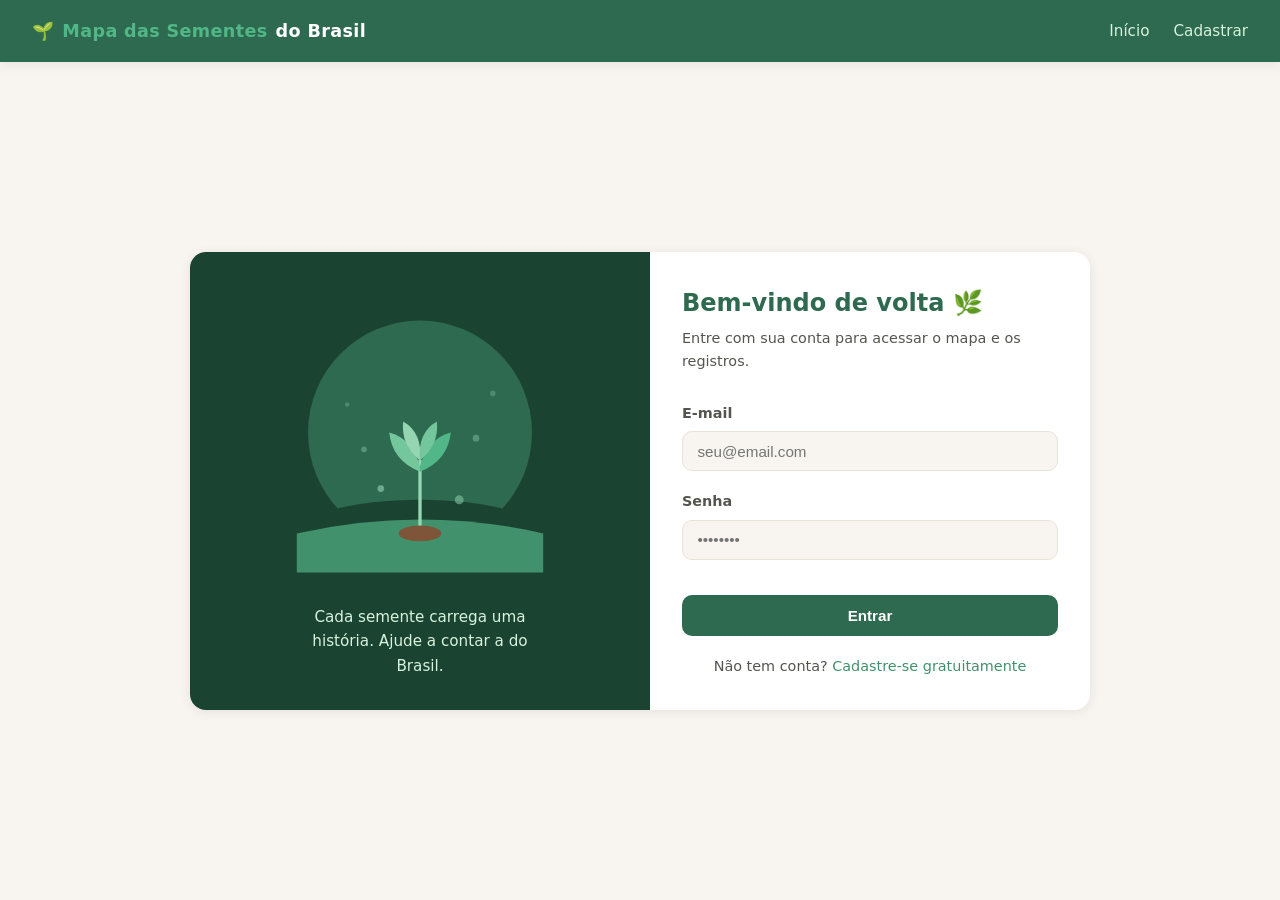
<file: frontend/admin.html>
<!DOCTYPE html>
<html lang="pt-BR">
<head>
  <meta charset="UTF-8" />
  <meta name="viewport" content="width=device-width, initial-scale=1.0" />
  <title>Painel Admin — Mapa das Sementes do Brasil</title>
  <link rel="stylesheet" href="css/style.css" />
  <style>
    .admin-tabela {
      width: 100%;
      border-collapse: collapse;
      background: var(--branco);
      border-radius: var(--raio-lg);
      overflow: hidden;
      box-shadow: var(--sombra);
      margin-top: 1.5rem;
    }
    .admin-tabela th,
    .admin-tabela td {
      padding: 0.8rem 1rem;
      text-align: left;
      font-size: 0.9rem;
      border-bottom: 1px solid var(--terra-escura);
    }
    .admin-tabela th {
      background: var(--verde-suave);
      color: var(--verde-escuro);
      font-weight: 700;
    }
    .admin-tabela tr:last-child td {
      border-bottom: none;
    }
    .admin-tabela tr:hover {
      background: var(--terra);
    }
    .badge-role {
      display: inline-block;
      padding: 0.2rem 0.6rem;
      border-radius: 20px;
      font-size: 0.75rem;
      font-weight: 700;
      background: var(--verde-suave);
      color: var(--verde-escuro);
    }
    .admin-toolbar {
      display: flex;
      justify-content: space-between;
      align-items: center;
      flex-wrap: wrap;
      gap: 1rem;
      margin-top: 1.5rem;
    }
    .admin-busca {
      flex: 1;
      max-width: 320px;
    }
    .admin-resumo {
      font-size: 0.9rem;
      color: var(--texto-suave);
    }
    .estado-vazio,
    .estado-erro,
    .estado-carregando {
      text-align: center;
      padding: 3rem 1rem;
      color: var(--texto-suave);
    }
    .btn-acao {
      border: none;
      background: var(--terra-escura);
      color: var(--texto);
      padding: 0.35rem 0.7rem;
      border-radius: var(--raio);
      font-size: 0.8rem;
      cursor: pointer;
      margin-right: 0.3rem;
      transition: background-color var(--transicao);
    }
    .btn-acao--editar:hover {
      background: var(--verde-suave);
    }
    .btn-acao--excluir:hover {
      background: #fdecea;
      color: var(--erro);
    }
    .modal-fundo {
      position: fixed;
      inset: 0;
      background: rgba(0,0,0,0.5);
      display: flex;
      align-items: center;
      justify-content: center;
      padding: 1rem;
      z-index: 100;
    }
    .modal-card {
      background: var(--branco);
      border-radius: var(--raio-lg);
      padding: 2rem;
      max-width: 480px;
      width: 100%;
      max-height: 90vh;
      overflow-y: auto;
    }
    .modal-card__titulo {
      color: var(--verde-escuro);
      font-size: 1.2rem;
      margin-bottom: 1.2rem;
    }
    .modal-card__acoes {
      display: flex;
      gap: 0.8rem;
      margin-top: 1.5rem;
    }
    .modal-card__acoes .btn {
      flex: 1;
    }
    .form-dica {
      font-size: 0.78rem;
      color: var(--texto-suave);
      margin-top: -0.8rem;
      margin-bottom: 1rem;
    }
  </style>
</head>
<body>

  <!-- Navbar -->
  <nav class="navbar">
    <a class="navbar__logo" href="/frontend/index.html">
      🌱 <span>Mapa das Sementes</span> do Brasil
    </a>
    <ul class="navbar__nav">
      <li><a href="/frontend/index.html">Início</a></li>
      <li><a href="#" id="link-sair">Sair</a></li>
    </ul>
  </nav>

  <div class="container" style="padding-top: 2rem; padding-bottom: 3rem;">

    <!-- Conteúdo só aparece se for admin -->
    <div id="painel-admin" class="oculto">
      <h1 style="color: var(--verde-escuro); font-size: 1.6rem;">
        👥 Usuários cadastrados
      </h1>
      <p style="color: var(--texto-suave); margin-top: 0.3rem;">
        Acompanhe todos os cadastros realizados na plataforma.
      </p>

      <div class="admin-toolbar">
        <div class="form-grupo admin-busca" style="margin-bottom: 0;">
          <input
            type="text"
            id="busca"
            placeholder="🔍 Buscar por nome ou e-mail..."
          />
        </div>
        <div class="admin-resumo" id="resumo-total">Carregando...</div>
      </div>

      <div id="tabela-wrapper">
        <div class="estado-carregando">Carregando usuários...</div>
      </div>
    </div>

    <!-- Acesso negado -->
    <div id="acesso-negado" class="oculto card texto-centro" style="max-width: 480px; margin: 3rem auto;">
      <h2 style="color: var(--erro);">🔒 Acesso restrito</h2>
      <p style="color: var(--texto-suave); margin-top: 0.5rem;">
        Esta página é exclusiva para administradores da plataforma.
      </p>
      <a href="/frontend/index.html" class="btn btn--primario mt-3">Voltar ao início</a>
    </div>

  </div>

  <!-- Modal de edição de usuário -->
  <div id="modal-edicao" class="modal-fundo oculto">
    <div class="modal-card">
      <h2 class="modal-card__titulo">✏️ Editar usuário</h2>

      <form id="form-edicao">
        <input type="hidden" id="edicao-id" />

        <div class="form-grupo">
          <label for="edicao-nome">Nome completo</label>
          <input type="text" id="edicao-nome" />
        </div>

        <div class="form-grupo">
          <label for="edicao-email">E-mail</label>
          <input type="email" id="edicao-email" />
        </div>

        <div class="form-grupo">
          <label for="edicao-telefone">Telefone</label>
          <input type="text" id="edicao-telefone" />
        </div>

        <div class="form-grupo">
          <label for="edicao-role">Perfil</label>
          <select id="edicao-role">
            <option value="artesao">Artesão(ã)</option>
            <option value="pesquisador">Pesquisador(a)</option>
            <option value="especialista">Especialista</option>
            <option value="estudante">Estudante</option>
            <option value="agente_territorial">Agente Territorial Cultural</option>
            <option value="admin">Administrador(a)</option>
          </select>
        </div>

        <div class="form-grupo">
          <label for="edicao-senha">Nova senha (reset)</label>
          <input type="text" id="edicao-senha" placeholder="Deixe em branco para manter a senha atual" />
        </div>
        <div class="form-dica">
          Preencha apenas se quiser redefinir a senha do usuário. Informe a senha
          provisória e oriente a pessoa a alterá-la no primeiro acesso.
        </div>

        <div id="msg-edicao" class="msg msg--erro"></div>

        <div class="modal-card__acoes">
          <button type="button" class="btn btn--secundario" id="btn-cancelar-edicao">Cancelar</button>
          <button type="submit" class="btn btn--primario" id="btn-salvar-edicao">Salvar alterações</button>
        </div>
      </form>
    </div>
  </div>

  <script src="js/api.js"></script>
  <script>
    exigirLogin();

    document.getElementById('link-sair').addEventListener('click', (e) => {
      e.preventDefault();
      encerrarSessao();
    });

    let todosUsuarios = [];

    document.addEventListener('DOMContentLoaded', async () => {
      const usuario = obterUsuario();

      if (!usuario || usuario.role !== 'admin') {
        document.getElementById('acesso-negado').classList.remove('oculto');
        return;
      }

      document.getElementById('painel-admin').classList.remove('oculto');
      await carregarUsuarios();

      document.getElementById('busca').addEventListener('input', (e) => {
        filtrarERenderizar(e.target.value);
      });
    });

    async function carregarUsuarios() {
      const wrapper = document.getElementById('tabela-wrapper');
      try {
        // Rota real: GET /api/admin/usuarios (protegida, role=admin)
        const resposta = await requisicao('/api/admin/usuarios');
        const dados = resposta.data || resposta;
        todosUsuarios = Array.isArray(dados) ? dados : (dados.usuarios || []);

        if (todosUsuarios.length === 0) {
          wrapper.innerHTML = '<div class="estado-vazio">Nenhum usuário cadastrado ainda.</div>';
          document.getElementById('resumo-total').textContent = '0 usuários';
          return;
        }

        renderizarTabela(todosUsuarios);
        document.getElementById('resumo-total').textContent =
          `${todosUsuarios.length} usuário${todosUsuarios.length !== 1 ? 's' : ''}`;

      } catch (err) {
        wrapper.innerHTML = `<div class="estado-erro">⚠️ Erro ao carregar usuários: ${err.message}</div>`;
      }
    }

    function filtrarERenderizar(termo) {
      const termoBusca = termo.trim().toLowerCase();
      const filtrados = !termoBusca
        ? todosUsuarios
        : todosUsuarios.filter(u =>
            (u.nome_completo || '').toLowerCase().includes(termoBusca) ||
            (u.email || '').toLowerCase().includes(termoBusca)
          );

      renderizarTabela(filtrados);
      document.getElementById('resumo-total').textContent =
        `${filtrados.length} de ${todosUsuarios.length} usuário${todosUsuarios.length !== 1 ? 's' : ''}`;
    }

    function renderizarTabela(lista) {
      const wrapper = document.getElementById('tabela-wrapper');

      if (lista.length === 0) {
        wrapper.innerHTML = '<div class="estado-vazio">Nenhum usuário encontrado para essa busca.</div>';
        return;
      }

      const linhas = lista.map(u => `
        <tr>
          <td>${escapeHtml(u.nome_completo || '—')}</td>
          <td>${escapeHtml(u.email || '—')}</td>
          <td><span class="badge-role">${formatarPapel(u.role)}</span></td>
          <td>${escapeHtml(u.municipio || '—')}${u.estado ? ' - ' + escapeHtml(u.estado) : ''}</td>
          <td>${formatarData(u.created_at)}</td>
          <td>
            <button type="button" class="btn-acao btn-acao--editar" data-id="${u.id}">✏️ Editar</button>
            <button type="button" class="btn-acao btn-acao--excluir" data-id="${u.id}" data-nome="${escapeHtml(u.nome_completo || u.email)}">🗑️</button>
          </td>
        </tr>
      `).join('');

      wrapper.innerHTML = `
        <table class="admin-tabela">
          <thead>
            <tr>
              <th>Nome</th>
              <th>E-mail</th>
              <th>Perfil</th>
              <th>Localização</th>
              <th>Cadastrado em</th>
              <th>Ações</th>
            </tr>
          </thead>
          <tbody>${linhas}</tbody>
        </table>
      `;

      // Liga os eventos dos botões recém-criados
      wrapper.querySelectorAll('.btn-acao--editar').forEach(btn => {
        btn.addEventListener('click', () => abrirModalEdicao(btn.dataset.id));
      });
      wrapper.querySelectorAll('.btn-acao--excluir').forEach(btn => {
        btn.addEventListener('click', () => confirmarExclusao(btn.dataset.id, btn.dataset.nome));
      });
    }

    function formatarData(isoString) {
      if (!isoString) return '—';
      const data = new Date(isoString);
      if (isNaN(data)) return '—';
      return data.toLocaleDateString('pt-BR', {
        day: '2-digit', month: '2-digit', year: 'numeric',
        hour: '2-digit', minute: '2-digit'
      });
    }

    function escapeHtml(texto) {
      const div = document.createElement('div');
      div.textContent = texto;
      return div.innerHTML;
    }

    // --- Modal de edição ---
    const modalEdicao = document.getElementById('modal-edicao');
    const formEdicao   = document.getElementById('form-edicao');
    const btnSalvarEdicao = document.getElementById('btn-salvar-edicao');

    function abrirModalEdicao(id) {
      const usuario = todosUsuarios.find(u => String(u.id) === String(id));
      if (!usuario) return;

      document.getElementById('edicao-id').value = usuario.id;
      document.getElementById('edicao-nome').value = usuario.nome_completo || '';
      document.getElementById('edicao-email').value = usuario.email || '';
      document.getElementById('edicao-telefone').value = usuario.telefone || '';
      document.getElementById('edicao-role').value = usuario.role || 'artesao';
      document.getElementById('edicao-senha').value = '';
      ocultarMensagem('msg-edicao');

      modalEdicao.classList.remove('oculto');
    }

    function fecharModalEdicao() {
      modalEdicao.classList.add('oculto');
    }

    document.getElementById('btn-cancelar-edicao').addEventListener('click', fecharModalEdicao);
    modalEdicao.addEventListener('click', (e) => {
      if (e.target === modalEdicao) fecharModalEdicao();
    });

    formEdicao.addEventListener('submit', async (e) => {
      e.preventDefault();
      ocultarMensagem('msg-edicao');

      const id = document.getElementById('edicao-id').value;
      const dados = {
        nome_completo: document.getElementById('edicao-nome').value.trim(),
        email: document.getElementById('edicao-email').value.trim(),
        telefone: document.getElementById('edicao-telefone').value.trim(),
        role: document.getElementById('edicao-role').value,
      };

      const novaSenha = document.getElementById('edicao-senha').value.trim();
      if (novaSenha) {
        if (novaSenha.length < 6) {
          exibirMensagem('msg-edicao', 'A nova senha precisa ter ao menos 6 caracteres.', 'erro');
          return;
        }
        dados.nova_senha = novaSenha;
      }

      estadoBotao(btnSalvarEdicao, true);

      try {
        await apiAdminEditarUsuario(id, dados);
        fecharModalEdicao();
        await carregarUsuarios(); // recarrega a lista com os dados atualizados
      } catch (err) {
        exibirMensagem('msg-edicao', err.message || 'Erro ao salvar alterações.', 'erro');
      } finally {
        estadoBotao(btnSalvarEdicao, false, 'Salvar alterações');
      }
    });

    // --- Exclusão de usuário ---
    async function confirmarExclusao(id, nome) {
      const confirmado = window.confirm(
        `Tem certeza que deseja excluir "${nome}"?\n\nEsta ação é permanente e o e-mail ficará disponível para um novo cadastro.`
      );
      if (!confirmado) return;

      try {
        await apiAdminExcluirUsuario(id);
        await carregarUsuarios();
      } catch (err) {
        alert('Erro ao excluir usuário: ' + (err.message || 'tente novamente.'));
      }
    }
  </script>

</body>
</html>
</file>
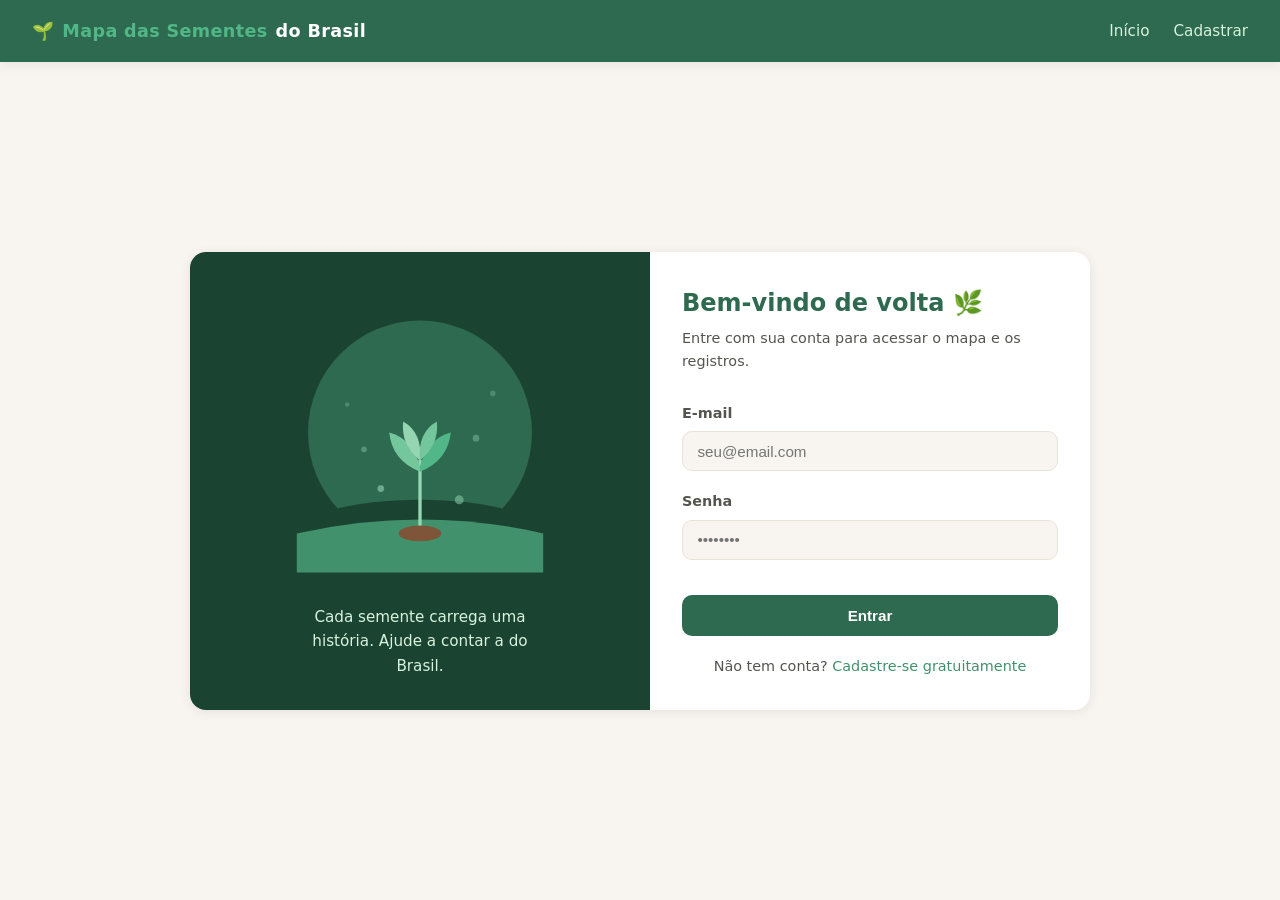
<file: frontend/cadastro-semente.html>
<!DOCTYPE html>
<html lang="pt-BR">
<head>
  <meta charset="UTF-8" />
  <meta name="viewport" content="width=device-width, initial-scale=1.0" />
  <title>Cadastrar Semente — Mapa das Sementes do Brasil</title>
  <link rel="stylesheet" href="css/style.css" />
  <style>
    .form-secao {
      margin-bottom: 2rem;
      padding-bottom: 2rem;
      border-bottom: 1px solid var(--terra-escura);
    }
    .form-secao:last-of-type {
      border-bottom: none;
      padding-bottom: 0;
      margin-bottom: 1rem;
    }
    .form-secao__titulo {
      color: var(--verde-escuro);
      font-size: 1.1rem;
      font-weight: 700;
      margin-bottom: 1.2rem;
      display: flex;
      align-items: center;
      gap: 0.5rem;
    }
    .form-linha {
      display: grid;
      grid-template-columns: 1fr 1fr;
      gap: 1rem;
    }
    @media (max-width: 600px) {
      .form-linha { grid-template-columns: 1fr; }
    }
    .upload-area {
      border: 2px dashed var(--terra-escura);
      border-radius: var(--raio-lg);
      padding: 2rem 1rem;
      text-align: center;
      cursor: pointer;
      transition: border-color var(--transicao), background-color var(--transicao);
    }
    .upload-area:hover,
    .upload-area.arrastando {
      border-color: var(--verde-medio);
      background: var(--verde-suave);
    }
    .upload-area__icone {
      font-size: 2rem;
      margin-bottom: 0.5rem;
    }
    .upload-area__texto {
      color: var(--texto-suave);
      font-size: 0.9rem;
    }
    .upload-area__contador {
      color: var(--verde-escuro);
      font-weight: 700;
      font-size: 0.85rem;
      margin-top: 0.4rem;
    }
    .preview-grid {
      display: grid;
      grid-template-columns: repeat(auto-fill, minmax(110px, 1fr));
      gap: 0.8rem;
      margin-top: 1.2rem;
    }
    .preview-item {
      position: relative;
      border-radius: var(--raio);
      overflow: hidden;
      aspect-ratio: 1;
      box-shadow: var(--sombra);
    }
    .preview-item img {
      width: 100%;
      height: 100%;
      object-fit: cover;
    }
    .preview-item__remover {
      position: absolute;
      top: 4px;
      right: 4px;
      width: 24px;
      height: 24px;
      border-radius: 50%;
      background: rgba(0,0,0,0.6);
      color: white;
      border: none;
      cursor: pointer;
      font-size: 0.9rem;
      line-height: 1;
      display: flex;
      align-items: center;
      justify-content: center;
    }
    .preview-item__remover:hover {
      background: var(--erro);
    }
    .progresso-etapas {
      display: flex;
      gap: 0.5rem;
      margin-bottom: 1.5rem;
      flex-wrap: wrap;
    }
    .progresso-etapa {
      flex: 1;
      min-width: 100px;
      padding: 0.5rem;
      text-align: center;
      border-radius: var(--raio);
      font-size: 0.8rem;
      font-weight: 700;
      background: var(--terra-escura);
      color: var(--texto-suave);
    }
    .progresso-etapa.ativa {
      background: var(--verde-claro);
      color: var(--branco);
    }
    .progresso-etapa.concluida {
      background: var(--verde-escuro);
      color: var(--branco);
    }
    .sugestoes-dropdown {
      position: absolute;
      top: 100%;
      left: 0;
      right: 0;
      z-index: 20;
      background: var(--branco);
      border: 1.5px solid var(--verde-medio);
      border-top: none;
      border-radius: 0 0 var(--raio) var(--raio);
      box-shadow: var(--sombra);
      max-height: 260px;
      overflow-y: auto;
    }
    .sugestao-item {
      padding: 0.6rem 0.9rem;
      cursor: pointer;
      border-bottom: 1px solid var(--terra-escura);
      font-size: 0.9rem;
    }
    .sugestao-item:last-child {
      border-bottom: none;
    }
    .sugestao-item:hover,
    .sugestao-item.destacada {
      background: var(--verde-suave);
    }
    .sugestao-item__cientifico {
      font-style: italic;
      color: var(--verde-escuro);
      font-weight: 700;
    }
    .sugestao-item__familia {
      color: var(--texto-suave);
      font-size: 0.8rem;
    }
    .sugestao-item--vazio {
      padding: 0.8rem;
      color: var(--texto-suave);
      font-size: 0.85rem;
      text-align: center;
      cursor: default;
    }
  </style>
</head>
<body>

  <!-- Navbar -->
  <nav class="navbar">
    <a class="navbar__logo" href="/frontend/index.html">
      🌱 <span>Mapa das Sementes</span> do Brasil
    </a>
    <ul class="navbar__nav">
      <li><a href="/frontend/index.html">Início</a></li>
      <li><a href="#" id="link-sair">Sair</a></li>
    </ul>
  </nav>

  <div class="container" style="max-width: 760px; padding-top: 2rem; padding-bottom: 3rem;">

    <h1 style="color: var(--verde-escuro); font-size: 1.6rem;">
      🌳 Cadastrar nova semente
    </h1>
    <p style="color: var(--texto-suave); margin-top: 0.3rem; margin-bottom: 1.5rem;">
      Registre uma espécie, a semente coletada, o local do encontro e fotos.
    </p>

    <!-- Indicador de progresso (visual, envio é único) -->
    <div class="progresso-etapas">
      <div class="progresso-etapa ativa" id="etapa-1">1. Espécie e semente</div>
      <div class="progresso-etapa" id="etapa-2">2. Localização</div>
      <div class="progresso-etapa" id="etapa-3">3. Enviando fotos</div>
    </div>

    <form id="form-semente" class="card" novalidate>

      <!-- ============ FOTOS (primeiro passo) ============ -->
      <div class="form-secao">
        <div class="form-secao__titulo">📷 Comece com uma foto</div>
        <p style="color: var(--texto-suave); font-size: 0.85rem; margin-top: -0.8rem; margin-bottom: 1.2rem;">
          Tire fotos da semente ou da árvore — até 5 imagens.
        </p>

        <div class="upload-area" id="upload-area">
          <div class="upload-area__icone">📸</div>
          <div class="upload-area__texto">
            Toque para tirar uma foto agora<br>
            <small>JPG, PNG — máximo 5 fotos, até 5MB cada</small>
          </div>
          <div class="upload-area__contador" id="contador-fotos">0 de 5 fotos selecionadas</div>
        </div>

        <!-- capture="environment" abre a câmera traseira direto no celular -->
        <input type="file" id="input-camera" accept="image/*" capture="environment" class="oculto" />
        <input type="file" id="input-fotos" accept="image/*" multiple class="oculto" />

        <button type="button" class="btn btn--secundario btn--bloco mt-2" id="btn-galeria">
          🖼️ Ou escolher fotos da galeria
        </button>

        <div class="preview-grid" id="preview-grid"></div>

        <div class="form-grupo mt-3">
          <label for="legenda_fotos">Legenda das fotos (opcional)</label>
          <input type="text" id="legenda_fotos" placeholder="Ex: Pequi coletado em área de cerrado nativo" />
        </div>
      </div>

      <!-- ============ ESPÉCIE ============ -->
      <div class="form-secao">
        <div class="form-secao__titulo">🌿 Dados da espécie</div>
        <p style="color: var(--texto-suave); font-size: 0.85rem; margin-top: -0.8rem; margin-bottom: 1rem;">
          Digite o nome popular — buscamos automaticamente os dados botânicos.
        </p>

        <div class="form-grupo" style="position: relative;">
          <label for="nome_popular">
            Nome popular
            <span style="font-weight: 400; color: var(--texto-suave); font-size: 0.8rem;">
              (busca automática)
            </span>
          </label>
          <input
            type="text"
            id="nome_popular"
            placeholder="Digite ao menos 3 letras... Ex: Buriti"
            autocomplete="off"
            required
          />
          <div id="sugestoes-especie" class="sugestoes-dropdown oculto"></div>
        </div>

        <div id="fonte-gbif" class="oculto" style="font-size: 0.8rem; color: var(--verde-medio); margin-top: -0.6rem; margin-bottom: 1rem;">
          ✓ Espécie reconhecida — dados preenchidos automaticamente.
          <a href="#" id="link-gbif" target="_blank" rel="noopener">Ver referência</a> ·
          <button type="button" id="btn-editar-manual" style="background:none;border:none;color:var(--verde-medio);text-decoration:underline;cursor:pointer;font-size:0.8rem;padding:0;">Editar manualmente</button>
        </div>

        <div class="form-grupo">
          <label for="nome_cientifico">Nome científico</label>
          <input type="text" id="nome_cientifico" placeholder="Preenchido automaticamente, ou digite se não encontrado" required />
        </div>

        <div class="form-linha">
          <div class="form-grupo">
            <label for="familia">Família botânica</label>
            <input type="text" id="familia" placeholder="Preenchido automaticamente" />
          </div>
          <div class="form-grupo">
            <label for="bioma">Bioma</label>
            <select id="bioma">
              <option value="">Selecione...</option>
              <option value="Cerrado">Cerrado</option>
              <option value="Amazônia">Amazônia</option>
              <option value="Caatinga">Caatinga</option>
              <option value="Mata Atlântica">Mata Atlântica</option>
              <option value="Pampa">Pampa</option>
              <option value="Pantanal">Pantanal</option>
            </select>
          </div>
        </div>

        <div class="form-grupo">
          <label for="descricao_especie">Descrição da espécie</label>
          <textarea id="descricao_especie" rows="3" placeholder="Preenchido automaticamente quando disponível"></textarea>
        </div>

        <div class="form-grupo">
          <label for="epoca_colheita">Época de colheita</label>
          <input type="text" id="epoca_colheita" placeholder="Ex: Setembro a Janeiro" />
        </div>

        <div class="form-grupo">
          <label for="usos_culturais">
            Como vocês usam essa espécie na sua comunidade?
            <span style="font-weight: 400; color: var(--texto-suave); font-size: 0.8rem;">
              (conhecimento tradicional — conte com suas palavras)
            </span>
          </label>
          <textarea id="usos_culturais" rows="3" placeholder="Ex: Usamos a fibra da palha para tecer cestos e esteiras, técnica passada pelos mais velhos da comunidade..."></textarea>
        </div>
      </div>

      <!-- ============ SEMENTE ============ -->
      <div class="form-secao">
        <div class="form-secao__titulo">🌱 Dados da semente</div>

        <div class="form-grupo">
          <label for="nome_semente">Nome/identificação da semente</label>
          <input type="text" id="nome_semente" placeholder="Ex: Pequi do Cerrado" required />
        </div>

        <div class="form-linha">
          <div class="form-grupo">
            <label for="cor">Cor</label>
            <input type="text" id="cor" placeholder="Ex: Amarelo-claro" />
          </div>
          <div class="form-grupo">
            <label for="tamanho">Tamanho</label>
            <input type="text" id="tamanho" placeholder="Ex: Médio" />
          </div>
        </div>

        <div class="form-linha">
          <div class="form-grupo">
            <label for="textura">Textura</label>
            <input type="text" id="textura" placeholder="Ex: Lisa, rugosa" />
          </div>
          <div class="form-grupo">
            <label for="tecnicas_artesanato">Técnicas de artesanato</label>
            <input type="text" id="tecnicas_artesanato" placeholder="Ex: Lixamento, perfuração" />
          </div>
        </div>

        <div class="form-grupo">
          <label for="usos_artesanais_semente">Usos artesanais da semente</label>
          <textarea id="usos_artesanais_semente" rows="2" placeholder="Como a semente é utilizada no artesanato..."></textarea>
        </div>

        <div class="form-grupo">
          <label for="descricao_semente">Descrição da coleta</label>
          <textarea id="descricao_semente" rows="2" placeholder="Detalhes sobre a coleta..."></textarea>
        </div>
      </div>

      <!-- ============ LOCALIZAÇÃO ============ -->
      <div class="form-secao">
        <div class="form-secao__titulo">📍 Localização do registro</div>

        <div class="form-linha">
          <div class="form-grupo">
            <label for="latitude">Latitude</label>
            <input type="number" step="any" id="latitude" placeholder="Ex: -16.6869" required />
          </div>
          <div class="form-grupo">
            <label for="longitude">Longitude</label>
            <input type="number" step="any" id="longitude" placeholder="Ex: -49.2648" required />
          </div>
        </div>

        <button type="button" class="btn btn--secundario" id="btn-localizacao" style="margin-bottom: 1.2rem;">
          📡 Usar minha localização atual
        </button>

        <div class="form-linha">
          <div class="form-grupo">
            <label for="estado">Estado (UF)</label>
            <input type="text" id="estado" maxlength="2" placeholder="Ex: GO" style="text-transform: uppercase;" />
          </div>
          <div class="form-grupo">
            <label for="municipio">Município</label>
            <input type="text" id="municipio" placeholder="Ex: Goiânia" />
          </div>
        </div>

        <div class="form-linha">
          <div class="form-grupo">
            <label for="quantidade">Quantidade coletada</label>
            <input type="number" id="quantidade" min="1" placeholder="Ex: 5" />
          </div>
          <div class="form-grupo">
            <label for="data_coleta">Data da coleta</label>
            <input type="date" id="data_coleta" />
          </div>
        </div>
      </div>

      <div id="msg-semente" class="msg msg--erro"></div>
      <div id="msg-progresso" class="msg msg--sucesso"></div>

      <button type="submit" class="btn btn--primario btn--bloco mt-2" id="btn-enviar">
        Cadastrar semente
      </button>
    </form>

  </div>

  <script src="js/api.js"></script>
  <script>
    exigirLogin();

    document.getElementById('link-sair').addEventListener('click', (e) => {
      e.preventDefault();
      encerrarSessao();
    });

    // --- Upload de fotos: estado e interações ---
    const MAX_FOTOS = 5;
    let fotosSelecionadas = [];

    const uploadArea     = document.getElementById('upload-area');
    const inputCamera    = document.getElementById('input-camera');
    const inputFotos     = document.getElementById('input-fotos');
    const btnGaleria     = document.getElementById('btn-galeria');
    const previewGrid    = document.getElementById('preview-grid');
    const contadorFotos  = document.getElementById('contador-fotos');

    // Toque na área principal abre a câmera direto (capture="environment")
    uploadArea.addEventListener('click', () => inputCamera.click());

    // Botão secundário abre a galeria normal, com seleção múltipla
    btnGaleria.addEventListener('click', () => inputFotos.click());

    uploadArea.addEventListener('dragover', (e) => {
      e.preventDefault();
      uploadArea.classList.add('arrastando');
    });
    uploadArea.addEventListener('dragleave', () => {
      uploadArea.classList.remove('arrastando');
    });
    uploadArea.addEventListener('drop', (e) => {
      e.preventDefault();
      uploadArea.classList.remove('arrastando');
      adicionarFotos(Array.from(e.dataTransfer.files));
    });

    inputCamera.addEventListener('change', (e) => {
      adicionarFotos(Array.from(e.target.files));
      inputCamera.value = ''; // permite tirar outra foto em seguida
    });

    inputFotos.addEventListener('change', (e) => {
      adicionarFotos(Array.from(e.target.files));
      inputFotos.value = ''; // permite re-selecionar o mesmo arquivo depois de remover
    });

    function adicionarFotos(novosArquivos) {
      const TAMANHO_MAX_MB = 5;
      const TAMANHO_MAX_BYTES = TAMANHO_MAX_MB * 1024 * 1024;

      const imagens = novosArquivos.filter(f => f.type.startsWith('image/'));
      const espacoDisponivel = MAX_FOTOS - fotosSelecionadas.length;

      if (espacoDisponivel <= 0) {
        exibirMensagem('msg-semente', `Limite de ${MAX_FOTOS} fotos atingido.`, 'erro');
        return;
      }

      const validas = [];
      const rejeitadas = [];
      for (const arquivo of imagens.slice(0, espacoDisponivel)) {
        if (arquivo.size > TAMANHO_MAX_BYTES) {
          rejeitadas.push(arquivo.name);
        } else {
          validas.push(arquivo);
        }
      }

      fotosSelecionadas.push(...validas);
      renderizarPreview();

      if (rejeitadas.length > 0) {
        exibirMensagem('msg-semente', `Foto(s) muito grande(s) (máx. ${TAMANHO_MAX_MB}MB): ${rejeitadas.join(', ')}`, 'erro');
      } else {
        ocultarMensagem('msg-semente');
      }
    }

    function removerFoto(index) {
      fotosSelecionadas.splice(index, 1);
      renderizarPreview();
    }

    function renderizarPreview() {
      previewGrid.innerHTML = '';
      fotosSelecionadas.forEach((arquivo, index) => {
        const url = URL.createObjectURL(arquivo);
        const item = document.createElement('div');
        item.className = 'preview-item';
        item.innerHTML = `
          <img src="${url}" alt="Pré-visualização ${index + 1}" />
          <button type="button" class="preview-item__remover" aria-label="Remover foto">×</button>
        `;
        item.querySelector('.preview-item__remover').addEventListener('click', () => removerFoto(index));
        previewGrid.appendChild(item);
      });
      contadorFotos.textContent = `${fotosSelecionadas.length} de ${MAX_FOTOS} fotos selecionadas`;
    }

    // --- Autocomplete de espécie via GBIF (Global Biodiversity Information Facility) ---
    // Busca por nome popular: usamos /species/search (busca textual ampla,
    // que cobre nomes vernaculares) em vez de /species/suggest (só prefixo
    // de nome científico).
    const inputPopular     = document.getElementById('nome_popular');
    const inputCientifico  = document.getElementById('nome_cientifico');
    const dropdownEspecie  = document.getElementById('sugestoes-especie');
    const blocoFonteGbif   = document.getElementById('fonte-gbif');
    const linkGbif         = document.getElementById('link-gbif');
    const btnEditarManual  = document.getElementById('btn-editar-manual');

    const camposTecnicos = ['nome_cientifico', 'familia', 'bioma', 'descricao_especie'];

    let timerBuscaGbif = null;
    let especieReconhecida = false;

    inputPopular.addEventListener('input', () => {
      const termo = inputPopular.value.trim();
      blocoFonteGbif.classList.add('oculto');
      destravarCamposTecnicos();
      especieReconhecida = false;

      clearTimeout(timerBuscaGbif);
      if (termo.length < 3) {
        dropdownEspecie.classList.add('oculto');
        return;
      }

      // Debounce de 400ms para não disparar uma chamada a cada tecla
      timerBuscaGbif = setTimeout(() => buscarEspeciesGbif(termo), 400);
    });

    // Fecha o dropdown ao clicar fora
    document.addEventListener('click', (e) => {
      if (!e.target.closest('#nome_popular') && !e.target.closest('#sugestoes-especie')) {
        dropdownEspecie.classList.add('oculto');
      }
    });

    btnEditarManual.addEventListener('click', () => {
      destravarCamposTecnicos();
      blocoFonteGbif.classList.add('oculto');
    });

    function travarCamposTecnicos() {
      camposTecnicos.forEach(id => {
        const el = document.getElementById(id);
        el.readOnly = true;
        el.style.background = 'var(--terra-escura)';
        el.style.cursor = 'not-allowed';
      });
      document.getElementById('bioma').disabled = true;
    }

    function destravarCamposTecnicos() {
      camposTecnicos.forEach(id => {
        const el = document.getElementById(id);
        el.readOnly = false;
        el.style.background = '';
        el.style.cursor = '';
      });
      document.getElementById('bioma').disabled = false;
    }

    async function buscarEspeciesGbif(termo) {
      try {
        // Busca textual ampla — cobre nomes populares e científicos.
        // Filtramos por kingdom=Plantae no resultado, já que o parâmetro
        // highertaxonKey exigiria confirmar o usageKey exato do reino.
        const url = `https://api.gbif.org/v1/species/search?q=${encodeURIComponent(termo)}&rank=SPECIES&limit=20`;
        const resposta = await fetch(url);
        if (!resposta.ok) throw new Error('Falha na busca');
        const dados = await resposta.json();

        const plantas = (dados.results || [])
          .filter(r => r.kingdom === 'Plantae' && r.canonicalName)
          .slice(0, 8);
        renderizarSugestoes(plantas, termo);
      } catch (err) {
        // Falha silenciosa: busca automática é um auxílio, não bloqueia o cadastro manual
        dropdownEspecie.classList.add('oculto');
      }
    }

    function renderizarSugestoes(plantas, termoOriginal) {
      if (plantas.length === 0) {
        dropdownEspecie.innerHTML = `<div class="sugestao-item--vazio">Nenhuma espécie encontrada. Você pode preencher os dados manualmente abaixo.</div>`;
        dropdownEspecie.classList.remove('oculto');
        return;
      }

      dropdownEspecie.innerHTML = plantas.map((p, i) => `
        <div class="sugestao-item" data-index="${i}">
          <div>${escapeHtmlLocal(termoOriginal)}</div>
          <div class="sugestao-item__cientifico">${escapeHtmlLocal(p.canonicalName)}</div>
          <div class="sugestao-item__familia">${escapeHtmlLocal(p.family || 'Família não informada')}</div>
        </div>
      `).join('');

      dropdownEspecie.querySelectorAll('.sugestao-item').forEach((el, i) => {
        el.addEventListener('click', () => selecionarEspecieGbif(plantas[i], termoOriginal));
      });

      dropdownEspecie.classList.remove('oculto');
    }

    async function selecionarEspecieGbif(planta, nomePopularDigitado) {
      dropdownEspecie.classList.add('oculto');
      destravarCamposTecnicos(); // garante que consegue preencher antes de travar

      inputPopular.value = nomePopularDigitado;
      inputCientifico.value = planta.canonicalName;
      document.getElementById('familia').value = planta.family || '';

      // Busca detalhes adicionais (descrição) quando disponíveis
      try {
        const detalhes = await fetch(`https://api.gbif.org/v1/species/${planta.key}/descriptions`);
        if (detalhes.ok) {
          const dadosDesc = await detalhes.json();
          const descricaoGeral = (dadosDesc.results || []).find(d => d.description)?.description;
          if (descricaoGeral) {
            document.getElementById('descricao_especie').value = descricaoGeral.slice(0, 500);
          }
        }
      } catch (err) {
        // Descrição é complementar — segue sem ela se falhar
      }

      especieReconhecida = true;
      travarCamposTecnicos();

      blocoFonteGbif.classList.remove('oculto');
      linkGbif.href = `https://www.gbif.org/species/${planta.key}`;
    }

    function escapeHtmlLocal(texto) {
      const div = document.createElement('div');
      div.textContent = texto;
      return div.innerHTML;
    }

    // --- Geolocalização ---
    document.getElementById('btn-localizacao').addEventListener('click', () => {
      if (!navigator.geolocation) {
        exibirMensagem('msg-semente', 'Geolocalização não suportada neste navegador.', 'erro');
        return;
      }
      navigator.geolocation.getCurrentPosition(
        (pos) => {
          document.getElementById('latitude').value = pos.coords.latitude.toFixed(6);
          document.getElementById('longitude').value = pos.coords.longitude.toFixed(6);
        },
        () => {
          exibirMensagem('msg-semente', 'Não foi possível obter sua localização.', 'erro');
        }
      );
    });

    // --- Indicador visual de progresso (puramente decorativo) ---
    function marcarEtapa(numero, estado) {
      const el = document.getElementById(`etapa-${numero}`);
      el.classList.remove('ativa', 'concluida');
      if (estado) el.classList.add(estado);
    }

    /**
     * Busca uma espécie pelo nome científico exato. Se já existir, reaproveita
     * o ID — evita o erro de chave duplicada, já que "nome_cientifico" tem
     * restrição de unicidade no banco. Se não existir, cria uma nova.
     * @param {string} nomeCientifico
     * @param {object} dadosCompletos - usados apenas se for preciso criar
     * @returns {Promise<number>} ID da espécie (existente ou recém-criada)
     */
    async function obterOuCriarEspecie(nomeCientifico, dadosCompletos) {
      try {
        const resposta = await apiListarEspecies();
        const lista = resposta.especies || resposta.data || resposta;

        if (Array.isArray(lista)) {
          const existente = lista.find(
            e => (e.nome_cientifico || '').trim().toLowerCase() === nomeCientifico.trim().toLowerCase()
          );
          if (existente) {
            exibirMensagem('msg-progresso', `🌿 Espécie já existente reaproveitada: ${existente.nome_popular || nomeCientifico}`, 'sucesso');
            return existente.ID || existente.id;
          }
        }
      } catch (err) {
        // Se a busca falhar por algum motivo, segue para tentar criar normalmente
      }

      exibirMensagem('msg-progresso', '🌿 Cadastrando nova espécie...', 'sucesso');
      try {
        const especie = await apiCriarEspecie(dadosCompletos);
        return especie.especie?.ID || especie.especie?.id || especie.ID || especie.id;
      } catch (err) {
        // Corrida: outra pessoa pode ter cadastrado a mesma espécie entre a busca e a criação.
        // Nesse caso específico, tenta buscar de novo antes de desistir.
        if ((err.message || '').toLowerCase().includes('duplicate') || (err.message || '').includes('23505')) {
          const resposta = await apiListarEspecies();
          const lista = resposta.especies || resposta.data || resposta;
          const existente = (lista || []).find(
            e => (e.nome_cientifico || '').trim().toLowerCase() === nomeCientifico.trim().toLowerCase()
          );
          if (existente) return existente.ID || existente.id;
        }
        throw err;
      }
    }

    // --- Envio do formulário: orquestra Espécie → Semente → Registro → Fotos ---
    const form = document.getElementById('form-semente');
    const btnEnviar = document.getElementById('btn-enviar');

    form.addEventListener('submit', async (e) => {
      e.preventDefault();
      ocultarMensagem('msg-semente');
      ocultarMensagem('msg-progresso');

      const campos = {
        nome_popular: document.getElementById('nome_popular').value.trim(),
        nome_cientifico: document.getElementById('nome_cientifico').value.trim(),
        nome_semente: document.getElementById('nome_semente').value.trim(),
        latitude: document.getElementById('latitude').value,
        longitude: document.getElementById('longitude').value,
      };

      if (!campos.nome_popular || !campos.nome_cientifico || !campos.nome_semente || !campos.latitude || !campos.longitude) {
        exibirMensagem('msg-semente', 'Preencha os campos obrigatórios: nome popular, nome científico, nome da semente, latitude e longitude.', 'erro');
        return;
      }

      estadoBotao(btnEnviar, true);

      try {
        // 1) Espécie — busca por nome científico exato antes de criar,
        // já que "nome_cientifico" tem restrição de unicidade no banco.
        marcarEtapa(1, 'ativa');
        exibirMensagem('msg-progresso', '🌿 Verificando espécie...', 'sucesso');
        const especieId = await obterOuCriarEspecie(campos.nome_cientifico, {
          nome_popular: campos.nome_popular,
          nome_cientifico: campos.nome_cientifico,
          familia: document.getElementById('familia').value.trim(),
          bioma: document.getElementById('bioma').value,
          descricao: document.getElementById('descricao_especie').value.trim(),
          usos_artesanais: document.getElementById('usos_culturais').value.trim(),
          epoca_colheita: document.getElementById('epoca_colheita').value.trim(),
        });
        marcarEtapa(1, 'concluida');

        // 2) Semente
        exibirMensagem('msg-progresso', '🌱 Cadastrando semente...', 'sucesso');
        const semente = await apiCriarSemente({
          especie_id: especieId,
          nome: campos.nome_semente,
          descricao: document.getElementById('descricao_semente').value.trim(),
          cor: document.getElementById('cor').value.trim(),
          tamanho: document.getElementById('tamanho').value.trim(),
          textura: document.getElementById('textura').value.trim(),
          usos_artesanais: document.getElementById('usos_artesanais_semente').value.trim(),
          tecnicas_artesanato: document.getElementById('tecnicas_artesanato').value.trim(),
        });
        const sementeId = semente.semente?.ID || semente.semente?.id || semente.ID || semente.id;

        // 3) Registro (localização)
        marcarEtapa(2, 'ativa');
        exibirMensagem('msg-progresso', '📍 Salvando localização...', 'sucesso');
        const registro = await apiCriarRegistro({
          semente_id: sementeId,
          latitude: parseFloat(campos.latitude),
          longitude: parseFloat(campos.longitude),
          estado: document.getElementById('estado').value.trim().toUpperCase(),
          municipio: document.getElementById('municipio').value.trim(),
          quantidade: parseInt(document.getElementById('quantidade').value) || 0,
          data_coleta: document.getElementById('data_coleta').value,
        });
        const registroId = registro.data?.ID || registro.data?.id || registro.ID || registro.id;
        marcarEtapa(2, 'concluida');

        // 4) Fotos (se houver)
        marcarEtapa(3, 'ativa');
        if (fotosSelecionadas.length > 0) {
          exibirMensagem('msg-progresso', `📷 Enviando ${fotosSelecionadas.length} foto(s)...`, 'sucesso');
          const legenda = document.getElementById('legenda_fotos').value.trim();
          await apiUploadFotosRegistro(registroId, fotosSelecionadas, legenda);
        }
        marcarEtapa(3, 'concluida');

        exibirMensagem('msg-progresso', '✅ Semente cadastrada com sucesso! Aguardando validação por um especialista.', 'sucesso');
        form.reset();
        fotosSelecionadas = [];
        renderizarPreview();
        ['etapa-1', 'etapa-2', 'etapa-3'].forEach(id => document.getElementById(id).classList.remove('ativa', 'concluida'));
        document.getElementById('etapa-1').classList.add('ativa');

      } catch (err) {
        ocultarMensagem('msg-progresso');
        exibirMensagem('msg-semente', err.message || 'Erro ao cadastrar. Tente novamente.', 'erro');
      } finally {
        estadoBotao(btnEnviar, false, 'Cadastrar semente');
      }
    });
  </script>

</body>
</html>
</file>
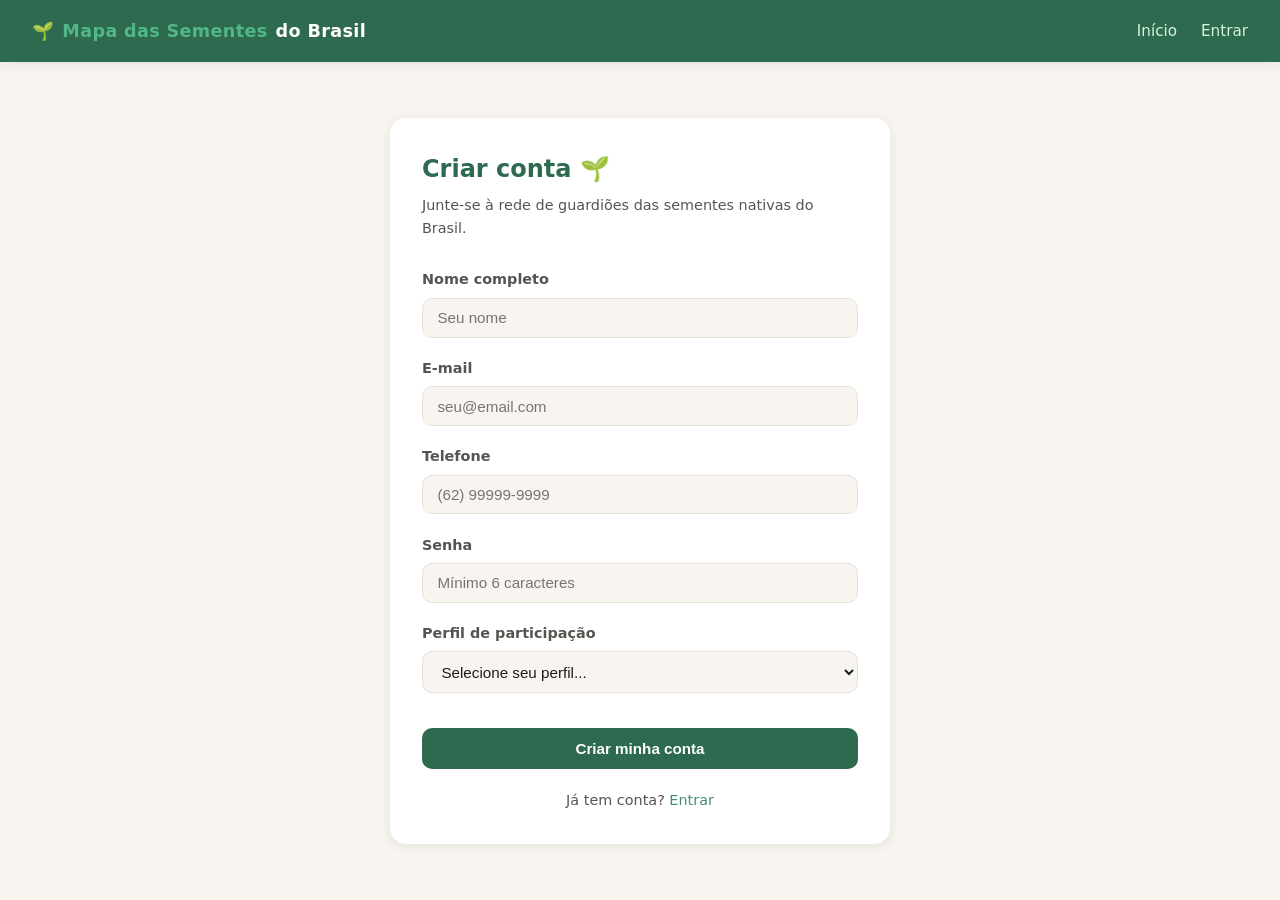
<file: frontend/cadastro.html>
<!DOCTYPE html>
<html lang="pt-BR">
<head>
  <meta charset="UTF-8" />
  <meta name="viewport" content="width=device-width, initial-scale=1.0" />
  <title>Cadastro — Mapa das Sementes do Brasil</title>
  <link rel="stylesheet" href="css/style.css" />
</head>
<body>

  <!-- Navbar -->
  <nav class="navbar">
    <a class="navbar__logo" href="/frontend/index.html">
      🌱 <span>Mapa das Sementes</span> do Brasil
    </a>
    <ul class="navbar__nav">
      <li><a href="/frontend/index.html">Início</a></li>
      <li><a href="/frontend/login.html">Entrar</a></li>
    </ul>
  </nav>

  <!-- Formulário de cadastro -->
  <div class="auth-wrapper">
    <div class="card auth-card" style="max-width: 500px;">
      <h1 class="auth-card__titulo">Criar conta 🌱</h1>
      <p class="auth-card__subtitulo">
        Junte-se à rede de guardiões das sementes nativas do Brasil.
      </p>

      <form id="form-cadastro" novalidate>
        <div class="form-grupo">
          <label for="nome_completo">Nome completo</label>
          <input
            type="text"
            id="nome_completo"
            placeholder="Seu nome"
            autocomplete="name"
            required
          />
        </div>

        <div class="form-grupo">
          <label for="email">E-mail</label>
          <input
            type="email"
            id="email"
            placeholder="seu@email.com"
            autocomplete="email"
            required
          />
        </div>

        <div class="form-grupo">
          <label for="telefone">Telefone</label>
          <input
            type="tel"
            id="telefone"
            placeholder="(62) 99999-9999"
            autocomplete="tel"
            required
          />
        </div>

        <div class="form-grupo">
          <label for="senha">Senha</label>
          <input
            type="password"
            id="senha"
            placeholder="Mínimo 6 caracteres"
            autocomplete="new-password"
            minlength="6"
            required
          />
        </div>

        <div class="form-grupo">
          <label for="role">Perfil de participação</label>
          <select id="role" required>
            <option value="">Selecione seu perfil...</option>
            <option value="artesao">🧵 Artesão(ã) — coleto ou trabalho com sementes</option>
            <option value="pesquisador">🔬 Pesquisador(a) — estudo e analiso espécies</option>
            <option value="especialista">✅ Especialista — valido informações técnicas</option>
            <option value="estudante">🎓 Estudante — estou aprendendo sobre o tema</option>
            <option value="agente_territorial">🌎 Agente Territorial Cultural — atuo com cultura e território</option>
          </select>
        </div>

        <div class="form-grupo oculto" id="grupo-curso">
          <label for="curso">Curso que está estudando</label>
          <input
            type="text"
            id="curso"
            placeholder="Ex: Engenharia Florestal - UFG"
          />
        </div>

        <div id="msg-cadastro" class="msg"></div>

        <button type="submit" class="btn btn--primario btn--bloco mt-2" id="btn-cadastro">
          Criar minha conta
        </button>
      </form>

      <p class="auth-card__rodape">
        Já tem conta?
        <a href="/frontend/login.html">Entrar</a>
      </p>
    </div>
  </div>

  <script src="js/api.js"></script>
  <script>
    // Se já estiver logado, redireciona
    if (estaLogado()) {
      window.location.href = '/frontend/index.html';
    }

    const form = document.getElementById('form-cadastro');
    const btn  = document.getElementById('btn-cadastro');
    const selectRole = document.getElementById('role');
    const grupoCurso = document.getElementById('grupo-curso');
    const inputCurso = document.getElementById('curso');

    // Mostra/esconde o campo "Curso" conforme o perfil escolhido
    selectRole.addEventListener('change', () => {
      const ehEstudante = selectRole.value === 'estudante';
      grupoCurso.classList.toggle('oculto', !ehEstudante);
      inputCurso.required = ehEstudante;
      if (!ehEstudante) inputCurso.value = '';
    });

    form.addEventListener('submit', async (e) => {
      e.preventDefault();
      ocultarMensagem('msg-cadastro');

      const nome_completo = document.getElementById('nome_completo').value.trim();
      const email    = document.getElementById('email').value.trim();
      const telefone = document.getElementById('telefone').value.trim();
      const senha    = document.getElementById('senha').value;
      const role     = selectRole.value;
      const curso    = inputCurso.value.trim();

      // Validações básicas no front
      if (!nome_completo || !email || !telefone || !senha || !role) {
        exibirMensagem('msg-cadastro', 'Preencha todos os campos.', 'erro');
        return;
      }
      if (role === 'estudante' && !curso) {
        exibirMensagem('msg-cadastro', 'Informe o curso que está estudando.', 'erro');
        return;
      }
      if (senha.length < 6) {
        exibirMensagem('msg-cadastro', 'A senha precisa ter ao menos 6 caracteres.', 'erro');
        return;
      }

      estadoBotao(btn, true);

      try {
        await apiCadastrar({ nome_completo, email, telefone, senha, role, curso });

        // Cadastro OK — faz login automático
        exibirMensagem('msg-cadastro', '✅ Conta criada! Redirecionando...', 'sucesso');
        await apiLogin(email, senha);
        window.location.href = '/frontend/index.html';

      } catch (err) {
        const mensagem = err.message || 'Erro ao criar conta.';

        // E-mail já cadastrado — sugere ir direto para o login
        if (mensagem.toLowerCase().includes('já cadastrado')) {
          exibirMensagemComLink(
            'msg-cadastro',
            'Este e-mail já está cadastrado.',
            '/frontend/login.html',
            'Fazer login'
          );
        } else {
          exibirMensagem('msg-cadastro', mensagem, 'erro');
        }
      } finally {
        estadoBotao(btn, false, 'Criar minha conta');
      }
    });
  </script>

</body>
</html>
</file>
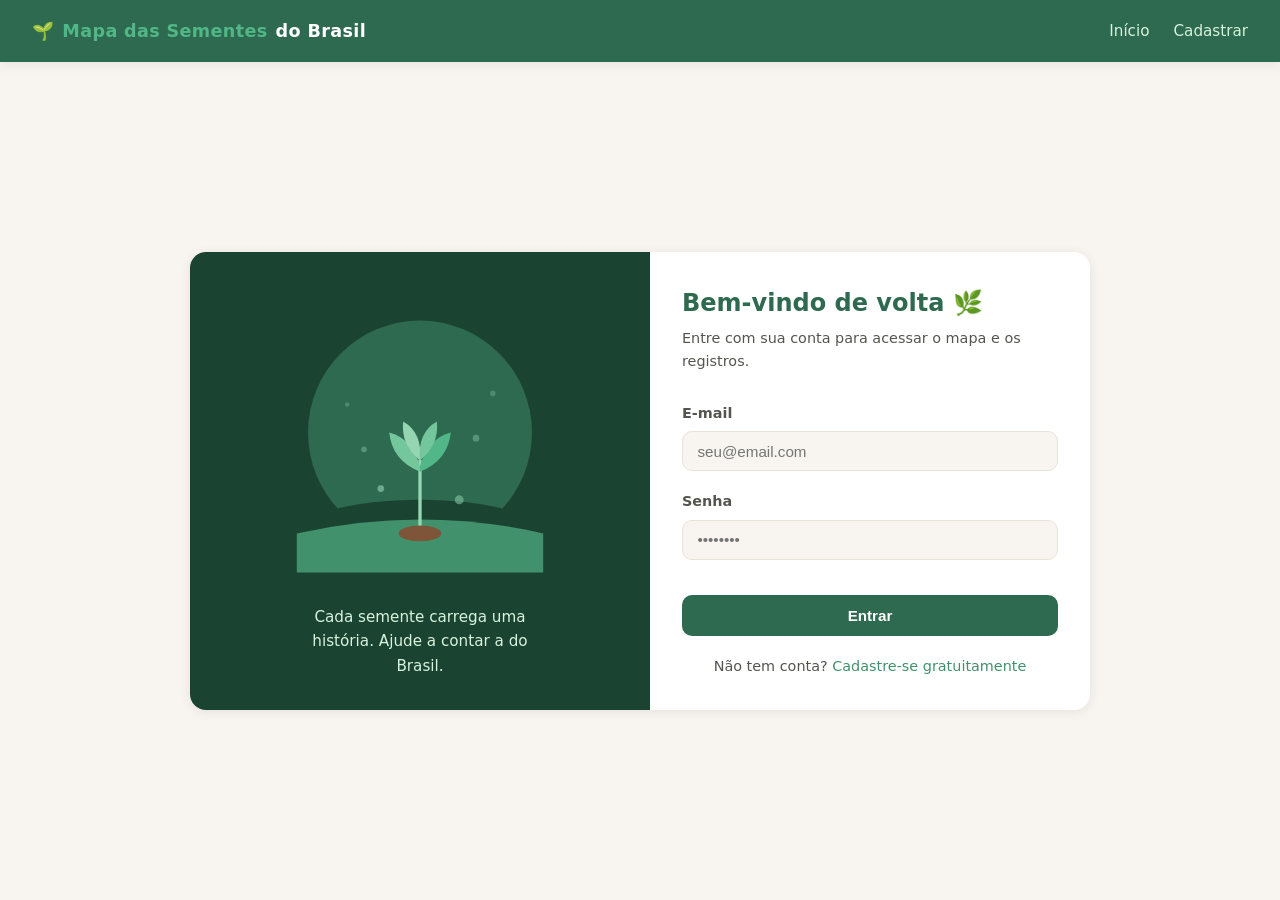
<file: frontend/login.html>
<!DOCTYPE html>
<html lang="pt-BR">
<head>
  <meta charset="UTF-8" />
  <meta name="viewport" content="width=device-width, initial-scale=1.0" />
  <title>Entrar — Mapa das Sementes do Brasil</title>
  <link rel="stylesheet" href="css/style.css" />
</head>
<body>

  <!-- Navbar -->
  <nav class="navbar">
    <a class="navbar__logo" href="/frontend/index.html">
      🌱 <span>Mapa das Sementes</span> do Brasil
    </a>
    <ul class="navbar__nav">
      <li><a href="/frontend/index.html">Início</a></li>
      <li><a href="/frontend/cadastro.html">Cadastrar</a></li>
    </ul>
  </nav>

  <!-- Formulário de login -->
  <div class="auth-wrapper">
    <div class="auth-split">

      <!-- Ilustração -->
      <div class="auth-ilustracao" aria-hidden="true">
        <svg viewBox="0 0 500 500" width="100%" height="100%">
          <rect x="0" y="0" width="500" height="500" fill="#1b4332"/>
          <circle cx="250" cy="250" r="200" fill="#2d6a4f"/>
          <ellipse cx="250" cy="430" rx="220" ry="60" fill="#1b4332"/>
          <path fill="#40916c" d="M30 430 Q250 380 470 430 L470 500 L30 500 Z"/>
          <path fill="none" stroke="#95d5b2" stroke-width="6" stroke-linecap="round" d="M250 420 L250 300"/>
          <path fill="#74c69d" d="M250 320 Q200 300 195 250 Q235 260 250 310 Z"/>
          <path fill="#52b788" d="M250 320 Q300 300 305 250 Q265 260 250 310 Z"/>
          <path fill="#95d5b2" d="M250 300 Q215 270 220 230 Q255 250 250 300 Z"/>
          <path fill="#74c69d" d="M250 300 Q285 270 280 230 Q245 250 250 300 Z"/>
          <ellipse cx="250" cy="430" rx="38" ry="14" fill="#7f5539"/>
          <circle cx="180" cy="350" r="6" fill="#95d5b2" opacity="0.6"/>
          <circle cx="320" cy="370" r="8" fill="#95d5b2" opacity="0.5"/>
          <circle cx="150" cy="280" r="5" fill="#95d5b2" opacity="0.4"/>
          <circle cx="350" cy="260" r="6" fill="#95d5b2" opacity="0.4"/>
          <circle cx="120" cy="200" r="4" fill="#95d5b2" opacity="0.3"/>
          <circle cx="380" cy="180" r="5" fill="#95d5b2" opacity="0.3"/>
        </svg>
        <p class="auth-ilustracao__frase">
          Cada semente carrega uma história. Ajude a contar a do Brasil.
        </p>
      </div>

      <!-- Formulário -->
      <div class="card auth-card">
        <h1 class="auth-card__titulo">Bem-vindo de volta 🌿</h1>
        <p class="auth-card__subtitulo">
          Entre com sua conta para acessar o mapa e os registros.
        </p>

        <form id="form-login" novalidate>
          <div class="form-grupo">
            <label for="email">E-mail</label>
            <input
              type="email"
              id="email"
              placeholder="seu@email.com"
              autocomplete="email"
              required
            />
          </div>

          <div class="form-grupo">
            <label for="senha">Senha</label>
            <input
              type="password"
              id="senha"
              placeholder="••••••••"
              autocomplete="current-password"
              required
            />
          </div>

          <div id="msg-login" class="msg msg--erro"></div>

          <button type="submit" class="btn btn--primario btn--bloco mt-2" id="btn-login">
            Entrar
          </button>
        </form>

        <p class="auth-card__rodape">
          Não tem conta?
          <a href="/frontend/cadastro.html">Cadastre-se gratuitamente</a>
        </p>
      </div>

    </div>
  </div>

  <script src="js/api.js"></script>
  <script>
    // Se já estiver logado, redireciona direto para o mapa
    if (estaLogado()) {
      window.location.href = '/frontend/index.html';
    }

    const form = document.getElementById('form-login');
    const btnLogin = document.getElementById('btn-login');

    form.addEventListener('submit', async (e) => {
      e.preventDefault();
      ocultarMensagem('msg-login');

      const email = document.getElementById('email').value.trim();
      const senha = document.getElementById('senha').value;

      if (!email || !senha) {
        exibirMensagem('msg-login', 'Preencha e-mail e senha.', 'erro');
        return;
      }

      estadoBotao(btnLogin, true);

      try {
        await apiLogin(email, senha);
        // Login OK — redireciona para o mapa
        window.location.href = '/frontend/index.html';
      } catch (err) {
        exibirMensagem('msg-login', err.message || 'Erro ao fazer login.', 'erro');
      } finally {
        estadoBotao(btnLogin, false, 'Entrar');
      }
    });
  </script>

</body>
</html>
</file>
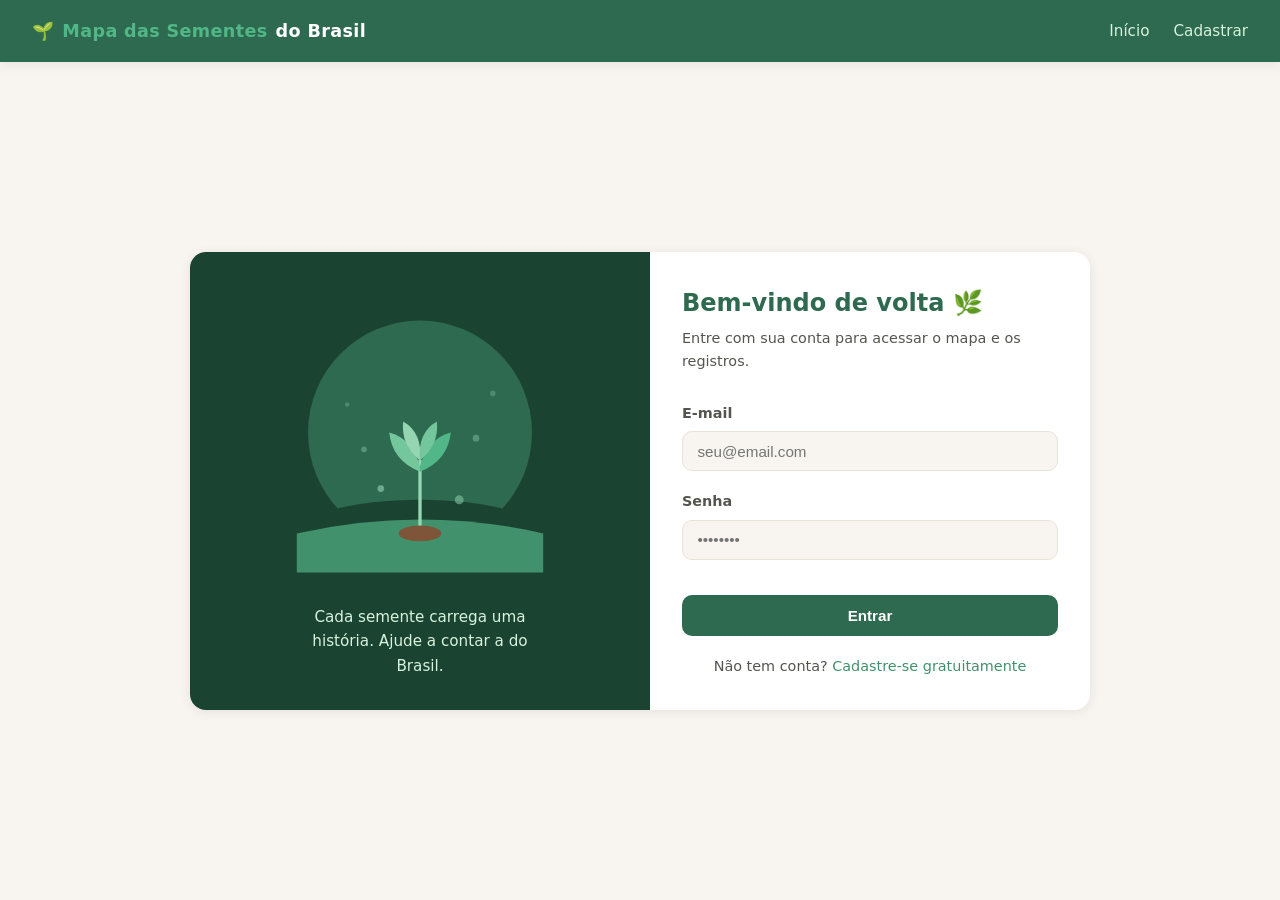
<file: frontend/painel-sementes.html>
<!DOCTYPE html>
<html lang="pt-BR">
<head>
  <meta charset="UTF-8" />
  <meta name="viewport" content="width=device-width, initial-scale=1.0" />
  <title>Sementes Cadastradas — Mapa das Sementes do Brasil</title>
  <link rel="stylesheet" href="css/style.css" />
  <style>
    .filtros-barra {
      display: flex;
      gap: 0.8rem;
      flex-wrap: wrap;
      margin: 1.5rem 0;
      align-items: center;
    }
    .filtros-barra select,
    .filtros-barra input {
      width: auto;
      min-width: 160px;
    }
    .registro-card {
      background: var(--branco);
      border-radius: var(--raio-lg);
      box-shadow: var(--sombra);
      padding: 1.2rem;
      margin-bottom: 1rem;
      display: flex;
      gap: 1rem;
      flex-wrap: wrap;
    }
    .registro-card__foto {
      width: 100px;
      height: 100px;
      border-radius: var(--raio);
      object-fit: cover;
      background: var(--terra-escura);
      flex-shrink: 0;
    }
    .registro-card__corpo {
      flex: 1;
      min-width: 200px;
    }
    .registro-card__titulo {
      font-weight: 700;
      color: var(--verde-escuro);
      font-size: 1.05rem;
    }
    .registro-card__cientifico {
      font-style: italic;
      color: var(--texto-suave);
      font-size: 0.85rem;
    }
    .registro-card__meta {
      display: flex;
      gap: 1rem;
      flex-wrap: wrap;
      margin-top: 0.5rem;
      font-size: 0.82rem;
      color: var(--texto-suave);
    }
    .badge-status {
      display: inline-block;
      padding: 0.2rem 0.6rem;
      border-radius: 20px;
      font-size: 0.72rem;
      font-weight: 700;
    }
    .badge-status--pendente { background: #fff3cd; color: #8a6500; }
    .badge-status--aprovado { background: var(--verde-suave); color: var(--verde-escuro); }
    .badge-status--rejeitado { background: #fdecea; color: var(--erro); }
    .registro-card__acoes {
      display: flex;
      flex-direction: column;
      gap: 0.4rem;
      justify-content: center;
    }
    .btn-mini {
      border: none;
      padding: 0.4rem 0.8rem;
      border-radius: var(--raio);
      font-size: 0.8rem;
      cursor: pointer;
      white-space: nowrap;
    }
    .btn-mini--aprovar { background: var(--verde-claro); color: var(--branco); }
    .btn-mini--rejeitar { background: #fdecea; color: var(--erro); }
    .btn-mini--excluir { background: var(--terra-escura); color: var(--texto); }
    .abas {
      display: flex;
      gap: 0.5rem;
      border-bottom: 2px solid var(--terra-escura);
      margin-bottom: 1.5rem;
    }
    .aba {
      padding: 0.6rem 1.2rem;
      cursor: pointer;
      color: var(--texto-suave);
      font-weight: 600;
      font-size: 0.9rem;
      border-bottom: 3px solid transparent;
      margin-bottom: -2px;
    }
    .aba.ativa {
      color: var(--verde-escuro);
      border-bottom-color: var(--verde-escuro);
    }
  </style>
</head>
<body>

  <!-- Navbar -->
  <nav class="navbar">
    <a class="navbar__logo" href="/frontend/index.html">
      🌱 <span>Mapa das Sementes</span> do Brasil
    </a>
    <ul class="navbar__nav">
      <li><a href="/frontend/index.html">Início</a></li>
      <li><a href="/frontend/cadastro-semente.html">Cadastrar semente</a></li>
      <li><a href="#" id="link-sair">Sair</a></li>
    </ul>
  </nav>

  <div class="container" style="padding-top: 2rem; padding-bottom: 3rem;">

    <h1 style="color: var(--verde-escuro); font-size: 1.6rem;">
      🌳 Sementes cadastradas
    </h1>
    <p style="color: var(--texto-suave); margin-top: 0.3rem;" id="subtitulo-papel">
      Acompanhe os registros de sementes da plataforma.
    </p>

    <!-- Abas de status -->
    <div class="abas">
      <div class="aba ativa" data-status="todos">Todos</div>
      <div class="aba" data-status="pendente">Pendentes</div>
      <div class="aba" data-status="aprovado">Aprovados</div>
      <div class="aba" data-status="rejeitado">Rejeitados</div>
    </div>

    <div class="filtros-barra">
      <input type="text" id="busca" placeholder="🔍 Buscar por espécie, semente ou local..." style="flex: 1; min-width: 220px;" />
      <div class="admin-resumo" id="resumo-total" style="color: var(--texto-suave); font-size: 0.9rem;"></div>
    </div>

    <div id="lista-wrapper">
      <div class="estado-carregando" style="text-align:center; padding: 3rem; color: var(--texto-suave);">
        Carregando registros...
      </div>
    </div>

  </div>

  <!-- Modal de avaliação (aprovar/rejeitar com parecer) -->
  <div id="modal-avaliacao" class="modal-fundo oculto">
    <div class="modal-card">
      <h2 class="modal-card__titulo" id="modal-avaliacao-titulo">📝 Avaliar registro</h2>

      <form id="form-avaliacao">
        <input type="hidden" id="avaliacao-id" />
        <input type="hidden" id="avaliacao-status" />

        <div class="form-grupo">
          <label for="avaliacao-parecer">Parecer técnico *</label>
          <textarea id="avaliacao-parecer" rows="3" placeholder="Explique o motivo da sua decisão..." required></textarea>
        </div>

        <div class="form-grupo oculto" id="grupo-recomendacao">
          <label for="avaliacao-recomendacao">O que deve ser corrigido? *</label>
          <textarea id="avaliacao-recomendacao" rows="3" placeholder="Obrigatório ao rejeitar — explique o que precisa ser ajustado"></textarea>
        </div>

        <div class="form-grupo">
          <label for="avaliacao-fontes">Fontes bibliográficas (opcional)</label>
          <input type="text" id="avaliacao-fontes" placeholder="Ex: livro, artigo científico, base de dados..." />
        </div>
        <div class="form-dica">
          Seu parecer fica registrado no histórico de avaliações e, se rejeitado, a recomendação
          de correção ajuda quem cadastrou a corrigir e reenviar.
        </div>

        <div id="msg-avaliacao" class="msg msg--erro"></div>

        <div class="modal-card__acoes">
          <button type="button" class="btn btn--secundario" id="btn-cancelar-avaliacao">Cancelar</button>
          <button type="submit" class="btn btn--primario" id="btn-confirmar-avaliacao">Confirmar</button>
        </div>
      </form>
    </div>
  </div>

  <script src="js/api.js"></script>
  <script>
    exigirLogin();

    document.getElementById('link-sair').addEventListener('click', (e) => {
      e.preventDefault();
      encerrarSessao();
    });

    const usuario = obterUsuario();
    const ehAdmin = usuario?.role === 'admin';
    const ehEspecialista = usuario?.role === 'especialista' || ehAdmin;

    document.getElementById('subtitulo-papel').textContent = ehEspecialista
      ? 'Valide ou rejeite os registros enviados pela comunidade.'
      : 'Acompanhe os registros de sementes da plataforma.';

    let todosRegistros = [];
    let statusAtivo = 'todos';

    document.addEventListener('DOMContentLoaded', carregarRegistros);

    document.querySelectorAll('.aba').forEach(aba => {
      aba.addEventListener('click', () => {
        document.querySelectorAll('.aba').forEach(a => a.classList.remove('ativa'));
        aba.classList.add('ativa');
        statusAtivo = aba.dataset.status;
        renderizarLista();
      });
    });

    document.getElementById('busca').addEventListener('input', renderizarLista);

    async function carregarRegistros() {
      const wrapper = document.getElementById('lista-wrapper');
      try {
        const resposta = await apiListarRegistros();
        const dados = resposta.data || resposta;
        todosRegistros = dados.registros || dados || [];
        renderizarLista();
      } catch (err) {
        wrapper.innerHTML = `<div style="text-align:center; padding: 3rem; color: var(--erro);">⚠️ Erro ao carregar registros: ${err.message}</div>`;
      }
    }

    function renderizarLista() {
      const wrapper = document.getElementById('lista-wrapper');
      const termoBusca = document.getElementById('busca').value.trim().toLowerCase();

      let filtrados = todosRegistros;

      if (statusAtivo !== 'todos') {
        filtrados = filtrados.filter(r => (r.status || '').toLowerCase() === statusAtivo);
      }

      if (termoBusca) {
        filtrados = filtrados.filter(r => {
          const especie = (r.semente?.especie?.nome_popular || '').toLowerCase();
          const semente = (r.semente?.nome || '').toLowerCase();
          const local = `${r.municipio || ''} ${r.estado || ''}`.toLowerCase();
          return especie.includes(termoBusca) || semente.includes(termoBusca) || local.includes(termoBusca);
        });
      }

      document.getElementById('resumo-total').textContent =
        `${filtrados.length} de ${todosRegistros.length} registro${todosRegistros.length !== 1 ? 's' : ''}`;

      if (filtrados.length === 0) {
        wrapper.innerHTML = `<div style="text-align:center; padding: 3rem; color: var(--texto-suave);">Nenhum registro encontrado.</div>`;
        return;
      }

      wrapper.innerHTML = filtrados.map(r => renderizarCard(r)).join('');

      wrapper.querySelectorAll('.btn-mini--aprovar').forEach(btn => {
        btn.addEventListener('click', () => acaoRegistro(btn.dataset.id, 'aprovar'));
      });
      wrapper.querySelectorAll('.btn-mini--rejeitar').forEach(btn => {
        btn.addEventListener('click', () => acaoRegistro(btn.dataset.id, 'rejeitar'));
      });
      wrapper.querySelectorAll('.btn-mini--excluir').forEach(btn => {
        btn.addEventListener('click', () => acaoExcluir(btn.dataset.id, btn.dataset.nome));
      });
    }

    function renderizarCard(r) {
      const especie = r.semente?.especie || {};
      const semente = r.semente || {};
      const foto = r.fotos?.[0]?.url || r.fotos?.[0]?.URL || '';
      const status = (r.status || 'pendente').toLowerCase();

      const botoesValidacao = ehEspecialista && status === 'pendente' ? `
        <button type="button" class="btn-mini btn-mini--aprovar" data-id="${r.ID || r.id}">✓ Aprovar</button>
        <button type="button" class="btn-mini btn-mini--rejeitar" data-id="${r.ID || r.id}">✕ Rejeitar</button>
      ` : '';

      const botaoExcluir = ehAdmin ? `
        <button type="button" class="btn-mini btn-mini--excluir" data-id="${r.ID || r.id}" data-nome="${escapeHtmlLocal(especie.nome_popular || semente.nome || 'este registro')}">🗑️ Excluir</button>
      ` : '';

      return `
        <div class="registro-card">
          ${foto
            ? `<img class="registro-card__foto" src="${foto}" alt="Foto de ${escapeHtmlLocal(especie.nome_popular || '')}" />`
            : `<div class="registro-card__foto" style="display:flex;align-items:center;justify-content:center;font-size:1.5rem;">🌱</div>`
          }
          <div class="registro-card__corpo">
            <div class="registro-card__titulo">${escapeHtmlLocal(especie.nome_popular || 'Espécie não informada')}</div>
            <div class="registro-card__cientifico">${escapeHtmlLocal(especie.nome_cientifico || '')}</div>
            <div class="registro-card__meta">
              <span>🌾 ${escapeHtmlLocal(semente.nome || '—')}</span>
              <span>📍 ${escapeHtmlLocal(r.municipio || '—')}${r.estado ? ' - ' + escapeHtmlLocal(r.estado) : ''}</span>
              <span class="badge-status badge-status--${status}">${formatarStatus(status)}</span>
            </div>
          </div>
          <div class="registro-card__acoes">
            ${botoesValidacao}
            ${botaoExcluir}
          </div>
        </div>
      `;
    }

    async function acaoRegistro(id, tipo) {
      abrirModalAvaliacao(id, tipo === 'aprovar' ? 'aprovada' : 'reprovada');
    }

    /* -----------------------------------------------
       Modal de avaliação (parecer)
    ----------------------------------------------- */
    const modalAvaliacao = document.getElementById('modal-avaliacao');
    const formAvaliacao = document.getElementById('form-avaliacao');
    const grupoRecomendacao = document.getElementById('grupo-recomendacao');
    const campoRecomendacao = document.getElementById('avaliacao-recomendacao');

    function abrirModalAvaliacao(id, status) {
      formAvaliacao.reset();
      ocultarMensagem('msg-avaliacao');

      document.getElementById('avaliacao-id').value = id;
      document.getElementById('avaliacao-status').value = status;

      const ehReprovacao = status === 'reprovada';
      document.getElementById('modal-avaliacao-titulo').textContent =
        ehReprovacao ? '✕ Rejeitar registro' : '✓ Aprovar registro';

      // Recomendação de correção só é exigida (e só faz sentido) ao rejeitar
      grupoRecomendacao.classList.toggle('oculto', !ehReprovacao);
      campoRecomendacao.required = ehReprovacao;

      modalAvaliacao.classList.remove('oculto');
    }

    function fecharModalAvaliacao() {
      modalAvaliacao.classList.add('oculto');
    }

    document.getElementById('btn-cancelar-avaliacao').addEventListener('click', fecharModalAvaliacao);
    modalAvaliacao.addEventListener('click', (e) => {
      if (e.target === modalAvaliacao) fecharModalAvaliacao();
    });

    formAvaliacao.addEventListener('submit', async (e) => {
      e.preventDefault();
      ocultarMensagem('msg-avaliacao');

      const id = document.getElementById('avaliacao-id').value;
      const status = document.getElementById('avaliacao-status').value;
      const parecer = document.getElementById('avaliacao-parecer').value.trim();
      const recomendacao = campoRecomendacao.value.trim();
      const fontes = document.getElementById('avaliacao-fontes').value.trim();

      if (status === 'reprovada' && !recomendacao) {
        exibirMensagem('msg-avaliacao', 'Informe o que deve ser corrigido.');
        return;
      }

      const btn = document.getElementById('btn-confirmar-avaliacao');
      const textoOriginal = btn.textContent;
      estadoBotao(btn, true);

      try {
        await apiAvaliarRegistro(id, {
          status,
          parecer,
          recomendacao_correcao: recomendacao,
          fontes_bibliograficas: fontes,
        });
        fecharModalAvaliacao();
        await carregarRegistros();
      } catch (err) {
        exibirMensagem('msg-avaliacao', err.message || 'Erro ao registrar avaliação.');
      } finally {
        estadoBotao(btn, false, textoOriginal);
      }
    });

    async function acaoExcluir(id, nome) {
      const confirmado = window.confirm(`Excluir o registro de "${nome}"? Esta ação é permanente.`);
      if (!confirmado) return;

      try {
        await apiAdminExcluirRegistro(id);
        await carregarRegistros();
      } catch (err) {
        alert('Erro ao excluir: ' + (err.message || 'tente novamente.'));
      }
    }

    function formatarStatus(status) {
      const mapa = { pendente: 'Pendente', aprovado: 'Aprovado', rejeitado: 'Rejeitado' };
      return mapa[status] || status;
    }

    function escapeHtmlLocal(texto) {
      const div = document.createElement('div');
      div.textContent = texto;
      return div.innerHTML;
    }
  </script>

</body>
</html>
</file>
<file: frontend/css/style.css>
/* =============================================
   Mapa das Sementes do Brasil — Estilos Globais
   ============================================= */

/* --- Variáveis --- */
:root {
  --verde-escuro:  #2d6a4f;
  --verde-medio:   #40916c;
  --verde-claro:   #52b788;
  --verde-suave:   #d8f3dc;
  --terra:         #f8f5f0;
  --terra-escura:  #e9e2d8;
  --texto:         #1b1b1b;
  --texto-suave:   #555550;
  --branco:        #ffffff;
  --erro:          #c0392b;
  --sucesso:       #27ae60;
  --sombra:        0 2px 12px rgba(0, 0, 0, 0.08);
  --raio:          10px;
  --raio-lg:       16px;
  --transicao:     0.2s ease;
}

/* --- Reset base --- */
*, *::before, *::after {
  box-sizing: border-box;
  margin: 0;
  padding: 0;
}

html {
  font-size: 16px;
  scroll-behavior: smooth;
}

body {
  font-family: 'Segoe UI', system-ui, sans-serif;
  background-color: var(--terra);
  color: var(--texto);
  line-height: 1.6;
  min-height: 100vh;
}

img {
  max-width: 100%;
  display: block;
}

a {
  color: var(--verde-medio);
  text-decoration: none;
}

a:hover {
  text-decoration: underline;
}

/* --- Navbar --- */
.navbar {
  background-color: var(--verde-escuro);
  padding: 0 2rem;
  display: flex;
  align-items: center;
  justify-content: space-between;
  height: 62px;
  box-shadow: var(--sombra);
  position: sticky;
  top: 0;
  z-index: 100;
}

.navbar__logo {
  color: var(--branco);
  font-size: 1.1rem;
  font-weight: 700;
  letter-spacing: 0.02em;
  display: flex;
  align-items: center;
  gap: 0.5rem;
}

.navbar__logo span {
  color: var(--verde-claro);
}

.navbar__nav {
  display: flex;
  gap: 1.5rem;
  list-style: none;
}

.navbar__nav a {
  color: var(--verde-suave);
  font-size: 0.95rem;
  transition: color var(--transicao);
}

.navbar__nav a:hover {
  color: var(--branco);
  text-decoration: none;
}

/* --- Container central --- */
.container {
  max-width: 1100px;
  margin: 0 auto;
  padding: 0 1.5rem;
}

/* --- Botões --- */
.btn {
  display: inline-flex;
  align-items: center;
  justify-content: center;
  gap: 0.4rem;
  padding: 0.6rem 1.4rem;
  border: none;
  border-radius: var(--raio);
  font-size: 0.95rem;
  font-weight: 600;
  cursor: pointer;
  transition: background-color var(--transicao), opacity var(--transicao);
  text-decoration: none;
}

.btn:disabled {
  opacity: 0.6;
  cursor: not-allowed;
}

.btn--primario {
  background-color: var(--verde-escuro);
  color: var(--branco);
}

.btn--primario:hover:not(:disabled) {
  background-color: var(--verde-medio);
}

.btn--secundario {
  background-color: transparent;
  color: var(--verde-escuro);
  border: 2px solid var(--verde-escuro);
}

.btn--secundario:hover:not(:disabled) {
  background-color: var(--verde-suave);
}

.btn--bloco {
  width: 100%;
  padding: 0.75rem;
}

/* --- Card --- */
.card {
  background: var(--branco);
  border-radius: var(--raio-lg);
  box-shadow: var(--sombra);
  padding: 2rem;
}

/* --- Formulários --- */
.form-grupo {
  margin-bottom: 1.2rem;
}

.form-grupo label {
  display: block;
  font-size: 0.9rem;
  font-weight: 600;
  color: var(--texto-suave);
  margin-bottom: 0.4rem;
}

.form-grupo input,
.form-grupo select,
.form-grupo textarea {
  width: 100%;
  padding: 0.65rem 0.9rem;
  border: 1.5px solid var(--terra-escura);
  border-radius: var(--raio);
  font-size: 0.95rem;
  color: var(--texto);
  background: var(--terra);
  transition: border-color var(--transicao);
  outline: none;
}

.form-grupo input:focus,
.form-grupo select:focus,
.form-grupo textarea:focus {
  border-color: var(--verde-medio);
  background: var(--branco);
}

/* --- Mensagens de feedback --- */
.msg {
  padding: 0.7rem 1rem;
  border-radius: var(--raio);
  font-size: 0.9rem;
  margin-top: 1rem;
  display: none;
}

.msg--erro {
  background: #fdecea;
  color: var(--erro);
  border-left: 4px solid var(--erro);
}

.msg--sucesso {
  background: #eafaf1;
  color: var(--sucesso);
  border-left: 4px solid var(--sucesso);
}

.msg.visivel {
  display: block;
}

/* --- Hero (página inicial) --- */
.hero {
  position: relative;
  background: linear-gradient(135deg, var(--verde-escuro) 0%, var(--verde-medio) 100%);
  color: var(--branco);
  padding: 5rem 1.5rem;
  text-align: center;
  overflow: hidden;
}

/* Mapa do Brasil estilizado como marca d'água de fundo */
.hero::before {
  content: '';
  position: absolute;
  inset: 0;
  background-image: url("data:image/svg+xml;utf8,%3Csvg xmlns='http://www.w3.org/2000/svg' width='120' height='120'%3E%3Cpath fill='%23ffffff' opacity='0.10' d='M20 60 Q20 30 45 20 Q55 45 40 65 Q30 75 20 60 Z'/%3E%3Ccircle cx='85' cy='30' r='7' fill='%23ffffff' opacity='0.10'/%3E%3Ccircle cx='95' cy='32' r='5' fill='%23ffffff' opacity='0.08'/%3E%3Cpath fill='%23ffffff' opacity='0.09' d='M70 90 Q70 70 90 62 Q98 82 85 96 Q78 102 70 90 Z'/%3E%3Ccircle cx='30' cy='100' r='6' fill='%23ffffff' opacity='0.08'/%3E%3C/svg%3E");
  background-repeat: repeat;
  pointer-events: none;
}

.hero > .container {
  position: relative;
  z-index: 1;
}

.hero__titulo {
  font-size: 2.4rem;
  font-weight: 800;
  margin-bottom: 1rem;
  line-height: 1.2;
}

.hero__titulo span {
  color: var(--verde-claro);
}

.hero__subtitulo {
  font-size: 1.1rem;
  opacity: 0.9;
  max-width: 600px;
  margin: 0 auto 2rem;
}

.hero__acoes {
  display: flex;
  gap: 1rem;
  justify-content: center;
  flex-wrap: wrap;
}

/* --- Seção de estatísticas --- */
.stats {
  display: grid;
  grid-template-columns: repeat(auto-fit, minmax(200px, 1fr));
  gap: 1.5rem;
  padding: 3rem 0;
}

.stat-card {
  background: var(--branco);
  border-radius: var(--raio-lg);
  padding: 1.5rem;
  text-align: center;
  box-shadow: var(--sombra);
  border-top: 4px solid var(--verde-claro);
}

.stat-card__numero {
  font-size: 2rem;
  font-weight: 800;
  color: var(--verde-escuro);
}

.stat-card__label {
  font-size: 0.9rem;
  color: var(--texto-suave);
  margin-top: 0.3rem;
}

/* --- Página de autenticação (login/cadastro) --- */
.auth-wrapper {
  min-height: calc(100vh - 62px);
  display: flex;
  align-items: center;
  justify-content: center;
  padding: 2rem 1rem;
}

.auth-split {
  display: flex;
  width: 100%;
  max-width: 900px;
  border-radius: var(--raio-lg);
  overflow: hidden;
  box-shadow: var(--sombra);
}

.auth-ilustracao {
  flex: 1;
  min-width: 300px;
  background: #1b4332;
  display: flex;
  flex-direction: column;
  align-items: center;
  justify-content: center;
  padding: 2rem;
}

.auth-ilustracao svg {
  max-width: 280px;
}

.auth-ilustracao__frase {
  color: var(--verde-suave);
  font-size: 0.95rem;
  text-align: center;
  margin-top: 1.5rem;
  max-width: 240px;
  line-height: 1.6;
}

.auth-split .auth-card {
  flex: 1;
  min-width: 320px;
  box-shadow: none;
  border-radius: 0;
  display: flex;
  flex-direction: column;
  justify-content: center;
}

/* Auth card usado sozinho (sem o split com ilustração), ex: cadastro.html */
.auth-card {
  width: 100%;
  max-width: 440px;
}

@media (max-width: 700px) {
  .auth-split {
    flex-direction: column;
  }
  .auth-ilustracao {
    padding: 1.5rem;
  }
  .auth-ilustracao svg {
    max-width: 160px;
  }
  .auth-ilustracao__frase {
    margin-top: 1rem;
    font-size: 0.85rem;
  }
}

.auth-card__titulo {
  font-size: 1.5rem;
  font-weight: 700;
  color: var(--verde-escuro);
  margin-bottom: 0.3rem;
}

.auth-card__subtitulo {
  font-size: 0.9rem;
  color: var(--texto-suave);
  margin-bottom: 1.8rem;
}

.auth-card__rodape {
  text-align: center;
  margin-top: 1.2rem;
  font-size: 0.9rem;
  color: var(--texto-suave);
}

/* --- Spinner de carregamento --- */
.spinner {
  width: 18px;
  height: 18px;
  border: 2px solid rgba(255,255,255,0.4);
  border-top-color: var(--branco);
  border-radius: 50%;
  animation: girar 0.7s linear infinite;
  display: inline-block;
}

@keyframes girar {
  to { transform: rotate(360deg); }
}

/* --- Modal (padrão global — usado em admin.html e painel-sementes.html) --- */
.modal-fundo {
  position: fixed;
  inset: 0;
  background: rgba(0,0,0,0.5);
  display: flex;
  align-items: center;
  justify-content: center;
  padding: 1rem;
  z-index: 100;
}
.modal-card {
  background: var(--branco);
  border-radius: var(--raio-lg);
  padding: 2rem;
  max-width: 480px;
  width: 100%;
  max-height: 90vh;
  overflow-y: auto;
}
.modal-card__titulo {
  color: var(--verde-escuro);
  font-size: 1.2rem;
  margin-bottom: 1.2rem;
}
.modal-card__acoes {
  display: flex;
  gap: 0.8rem;
  margin-top: 1.5rem;
}
.modal-card__acoes .btn {
  flex: 1;
}
.form-dica {
  font-size: 0.78rem;
  color: var(--texto-suave);
  margin-top: -0.8rem;
  margin-bottom: 1rem;
}

/* --- Utilitários --- */
.mt-1 { margin-top: 0.5rem; }
.mt-2 { margin-top: 1rem; }
.mt-3 { margin-top: 1.5rem; }
.mb-1 { margin-bottom: 0.5rem; }
.mb-2 { margin-bottom: 1rem; }
.texto-centro { text-align: center; }
.oculto { display: none !important; }

/* --- Responsivo --- */
@media (max-width: 600px) {
  .hero__titulo { font-size: 1.8rem; }
  .navbar { padding: 0 1rem; }
  .navbar__nav { gap: 1rem; }
}
</file>
